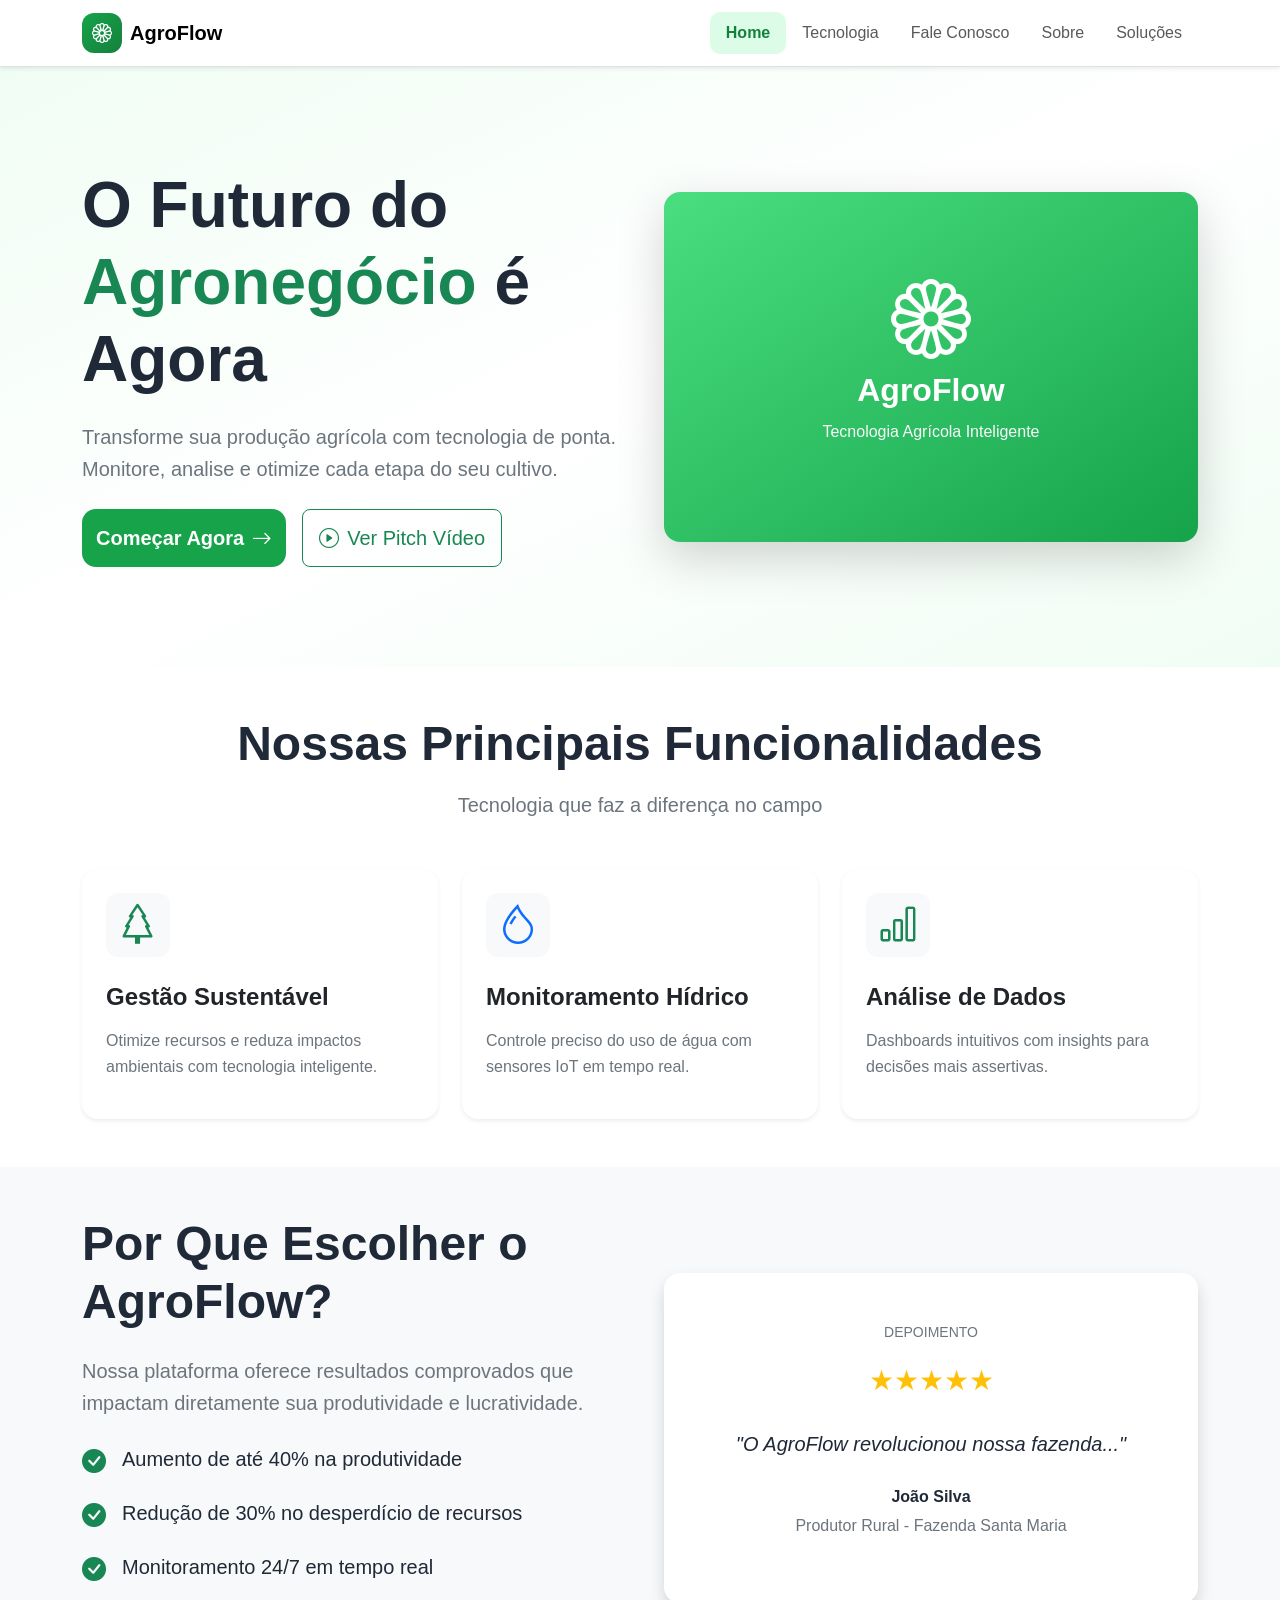
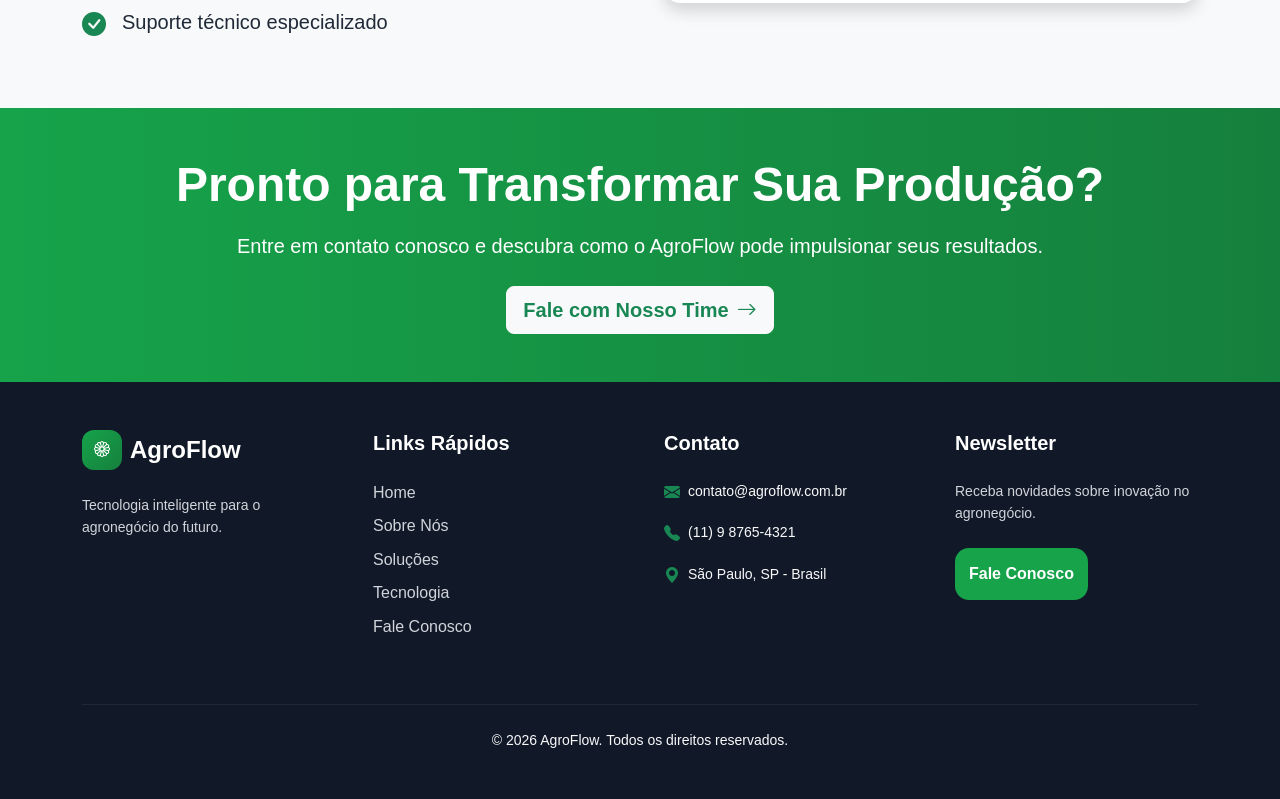
<file: index.html>
<!DOCTYPE html>
<html lang="pt-BR">
<head>
  <meta charset="UTF-8">
  <meta name="viewport" content="width=device-width, initial-scale=1.0">
  <title>AgroFlow</title>
  <link href="https://cdn.jsdelivr.net/npm/bootstrap@5.3.3/dist/css/bootstrap.min.css" rel="stylesheet">
  <link rel="stylesheet" href="https://cdn.jsdelivr.net/npm/bootstrap-icons@1.11.3/font/bootstrap-icons.min.css">
  <link rel="stylesheet" href="css/style.css">
</head>
<body>
  <div id="header"></div>
  <section class="hero-section">
    <div class="container">
      <div class="row align-items-center g-5">
        <div class="col-lg-6">
          <h1 class="display-3 fw-bold mb-4">
            O Futuro do
            <span class="text-success">Agronegócio</span>
            é Agora
          </h1>
          <p class="lead text-secondary mb-4">
            Transforme sua produção agrícola com tecnologia de ponta.
            Monitore, analise e otimize cada etapa do seu cultivo.
          </p>
          <div class="d-flex flex-column flex-sm-row gap-3">
            <a href="screens/contato.html"
              class="btn btn-success btn-lg d-flex align-items-center justify-content-center gap-2">
              Começar Agora
              <i class="bi bi-arrow-right"></i>
            </a>
            <a href="https://youtu.be/H3lj8vFA9tQ" target="_blank"
              class="btn btn-outline-success btn-lg d-flex align-items-center justify-content-center gap-2">
              <i class="bi bi-play-circle"></i>
              Ver Pitch Vídeo
            </a>
          </div>
        </div>
        <div class="col-lg-6">
          <div class="hero-card rounded-4 shadow-lg d-flex align-items-center justify-content-center text-center text-white p-5">
            <div>
              <i class="bi bi-flower1 display-1 mb-4"></i>
              <h2 class="fw-bold">AgroFlow</h2>
              <p class="text-light">Tecnologia Agrícola Inteligente</p>
            </div>
          </div>
        </div>
      </div>
    </div>
  </section>
  <section class="py-5 bg-white">
    <div class="container">
      <div class="text-center mb-5">
        <h2 class="display-5 fw-bold mb-3">Nossas Principais Funcionalidades</h2>
        <p class="lead text-secondary">Tecnologia que faz a diferença no campo</p>
      </div>
      <div class="row g-4" id="featuresContainer"></div>
    </div>
  </section>
  <section class="py-5 bg-light">
    <div class="container">
      <div class="row align-items-center g-5">
        <div class="col-lg-6">
          <h2 class="display-5 fw-bold mb-4">
            Por Que Escolher o AgroFlow?
          </h2>
          <p class="lead text-secondary mb-4">
            Nossa plataforma oferece resultados comprovados que impactam diretamente sua produtividade e lucratividade.
          </p>
          <ul class="list-unstyled" id="benefitsList"></ul>
        </div>
        <div class="col-lg-6">
          <div class="bg-white p-5 rounded-4 shadow">
            <div class="text-center mb-4">
              <p class="small text-uppercase text-secondary">Depoimento</p>
              <div class="mb-3 text-warning fs-3">★★★★★</div>
            </div>
            <blockquote class="fs-5 text-center fst-italic mb-4">
              "O AgroFlow revolucionou nossa fazenda..."
            </blockquote>
            <p class="text-center fw-bold mb-1">João Silva</p>
            <p class="text-center text-secondary">Produtor Rural - Fazenda Santa Maria</p>
          </div>
        </div>
      </div>
    </div>
  </section>
  <section class="cta-section py-5 text-white">
    <div class="container text-center">
      <h2 class="display-5 fw-bold mb-3">
        Pronto para Transformar Sua Produção?
      </h2>
      <p class="lead mb-4">
        Entre em contato conosco e descubra como o AgroFlow pode impulsionar seus resultados.
      </p>
      <a href="screens/contato.html"
        class="btn btn-light btn-lg text-success fw-bold d-inline-flex align-items-center gap-2">
        Fale com Nosso Time
        <i class="bi bi-arrow-right"></i>
      </a>
    </div>
  </section>
  <div id="footer"></div>
  <script src="js/index.js"></script>
  <script src="https://cdn.jsdelivr.net/npm/bootstrap@5.3.3/dist/js/bootstrap.bundle.min.js"></script>
  <script src="js/components.js"></script>
</body>
</html>
</file>
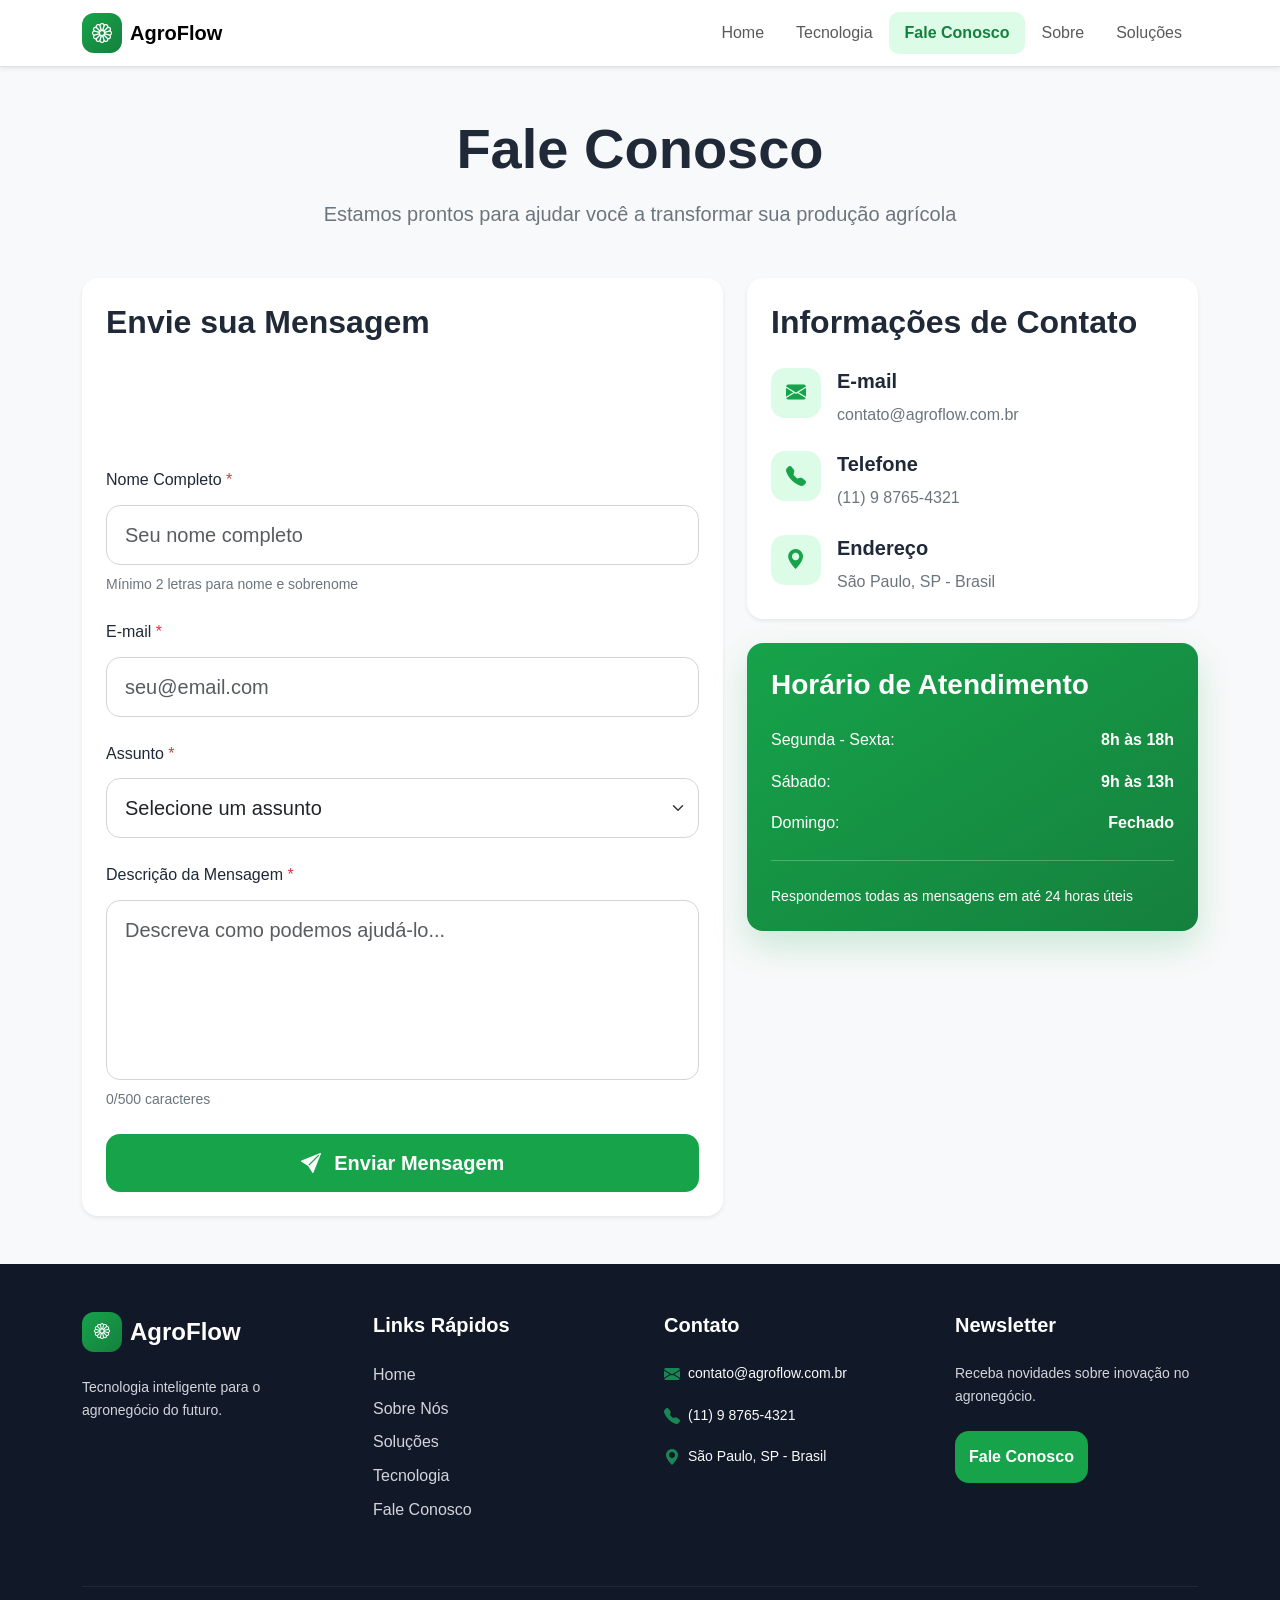
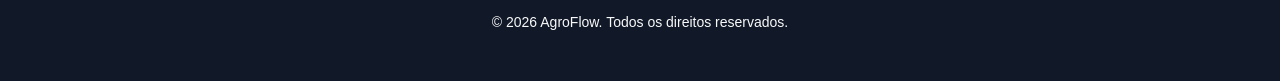
<file: screens/contato.html>
<!DOCTYPE html>
<html lang="pt-BR">
<head>
    <meta charset="UTF-8">
    <meta name="viewport" content="width=device-width, initial-scale=1.0">
    <title>Contato - AgroFlow</title>
    <link href="https://cdn.jsdelivr.net/npm/bootstrap@5.3.3/dist/css/bootstrap.min.css" rel="stylesheet">
    <link rel="stylesheet" href="https://cdn.jsdelivr.net/npm/bootstrap-icons@1.11.3/font/bootstrap-icons.min.css">
    <link rel="stylesheet" href="../css/style.css">
</head>
<body>
    <div id="header"></div>
    <main class="py-5 bg-light">
        <div class="container">
            <div class="text-center mb-5">
                <h1 class="display-4 fw-bold mb-3">
                    Fale Conosco
                </h1>
                <p class="lead text-secondary">
                    Estamos prontos para ajudar você a transformar sua produção agrícola
                </p>
            </div>
            <div class="row g-4">
                <div class="col-lg-7">
                    <div class="bg-white p-4 rounded-4 shadow-sm">
                        <h2 class="fw-bold mb-4">
                            Envie sua Mensagem
                        </h2>
                        <div id="successMessage" class="alert alert-success alert-dismissible fade hide" role="alert">
                            <i class="bi bi-check-circle-fill me-2"></i>
                            <strong>Sucesso!</strong> Sua mensagem foi enviada com sucesso. Entraremos em contato em
                            breve.
                            <button type="button" class="btn-close" data-bs-dismiss="alert" aria-label="Close"></button>
                        </div>
                        <form id="contactForm" novalidate>
                            <div class="mb-4">
                                <label for="nome" class="form-label">
                                    Nome Completo <span class="text-danger">*</span>
                                </label>
                                <input type="text" id="nome" class="form-control form-control-lg"
                                    placeholder="Seu nome completo" required>
                                <small id="nomeError" class="text-danger d-block mt-2" style="display: none;"></small>
                                <small class="text-secondary d-block mt-1">Mínimo 2 letras para nome e sobrenome</small>
                            </div>
                            <div class="mb-4">
                                <label for="email" class="form-label">
                                    E-mail <span class="text-danger">*</span>
                                </label>
                                <input type="email" id="email" class="form-control form-control-lg"
                                    placeholder="seu@email.com" required>
                                <small id="emailError" class="text-danger d-block mt-2" style="display: none;"></small>
                            </div>
                            <div class="mb-4">
                                <label for="assunto" class="form-label">
                                    Assunto <span class="text-danger">*</span>
                                </label>
                                <select id="assunto" class="form-select form-select-lg" required>
                                    <option value="">
                                        Selecione um assunto
                                    </option>
                                    <option>
                                        Demonstração do Produto
                                    </option>
                                    <option>
                                        Suporte Técnico
                                    </option>
                                    <option>
                                        Parceria Comercial
                                    </option>
                                    <option>
                                        Dúvidas Gerais
                                    </option>
                                    <option>
                                        Outros
                                    </option>
                                </select>
                                <small id="assuntoError" class="text-danger d-block mt-2"
                                    style="display: none;"></small>
                            </div>
                            <div class="mb-4">
                                <label for="mensagem" class="form-label">
                                    Descrição da Mensagem <span class="text-danger">*</span>
                                </label>
                                <textarea id="mensagem" rows="5" class="form-control form-control-lg"
                                    placeholder="Descreva como podemos ajudá-lo..." required maxlength="500"></textarea>
                                <div class="d-flex justify-content-between mt-2">
                                    <small id="mensagemError" class="text-danger" style="display: none;"></small>
                                    <small class="text-secondary"><span id="charCount">0</span>/500 caracteres</small>
                                </div>
                            </div>
                            <button type="submit" class="btn btn-success btn-lg w-100">
                                <i class="bi bi-send-fill me-2"></i>
                                Enviar Mensagem
                            </button>
                        </form>
                    </div>
                </div>
                <div class="col-lg-5">
                    <div class="bg-white p-4 rounded-4 shadow-sm mb-4">
                        <h2 class="fw-bold mb-4">
                            Informações de Contato
                        </h2>
                        <div class="d-flex gap-3 mb-4">
                            <div class="contact-icon">
                                <i class="bi bi-envelope-fill"></i>
                            </div>
                            <div>
                                <h5 class="fw-bold">
                                    E-mail
                                </h5>
                                <p class="text-secondary mb-0">
                                    contato@agroflow.com.br
                                </p>
                            </div>
                        </div>
                        <div class="d-flex gap-3 mb-4">
                            <div class="contact-icon">
                                <i class="bi bi-telephone-fill"></i>
                            </div>
                            <div>
                                <h5 class="fw-bold">
                                    Telefone
                                </h5>
                                <p class="text-secondary mb-0">
                                    (11) 9 8765-4321
                                </p>
                            </div>
                        </div>
                        <div class="d-flex gap-3">
                            <div class="contact-icon">
                                <i class="bi bi-geo-alt-fill"></i>
                            </div>
                            <div>
                                <h5 class="fw-bold">
                                    Endereço
                                </h5>
                                <p class="text-secondary mb-0">
                                    São Paulo, SP - Brasil
                                </p>
                            </div>
                        </div>
                    </div>
                    <div class="contact-hours text-white p-4 rounded-4">
                        <h3 class="fw-bold mb-4">
                            Horário de Atendimento
                        </h3>
                        <div class="mb-3 d-flex justify-content-between">
                            <span>
                                Segunda - Sexta:
                            </span>
                            <strong>
                                8h às 18h
                            </strong>
                        </div>
                        <div class="mb-3 d-flex justify-content-between">
                            <span>
                                Sábado:
                            </span>
                            <strong>
                                9h às 13h
                            </strong>
                        </div>
                        <div class="d-flex justify-content-between">
                            <span>
                                Domingo:
                            </span>
                            <strong>
                                Fechado
                            </strong>
                        </div>
                        <hr class="border-light my-4">
                        <p class="mb-0 small">
                            Respondemos todas as mensagens em até 24 horas úteis
                        </p>
                    </div>
                </div>
            </div>
        </div>
    </main>
    <div id="footer"></div>
    <script src="https://cdn.jsdelivr.net/npm/bootstrap@5.3.3/dist/js/bootstrap.bundle.min.js"></script>
    <script src="../js/components.js"></script>
    <script src="../js/contato.js"></script>
</body>
</html>
</file>
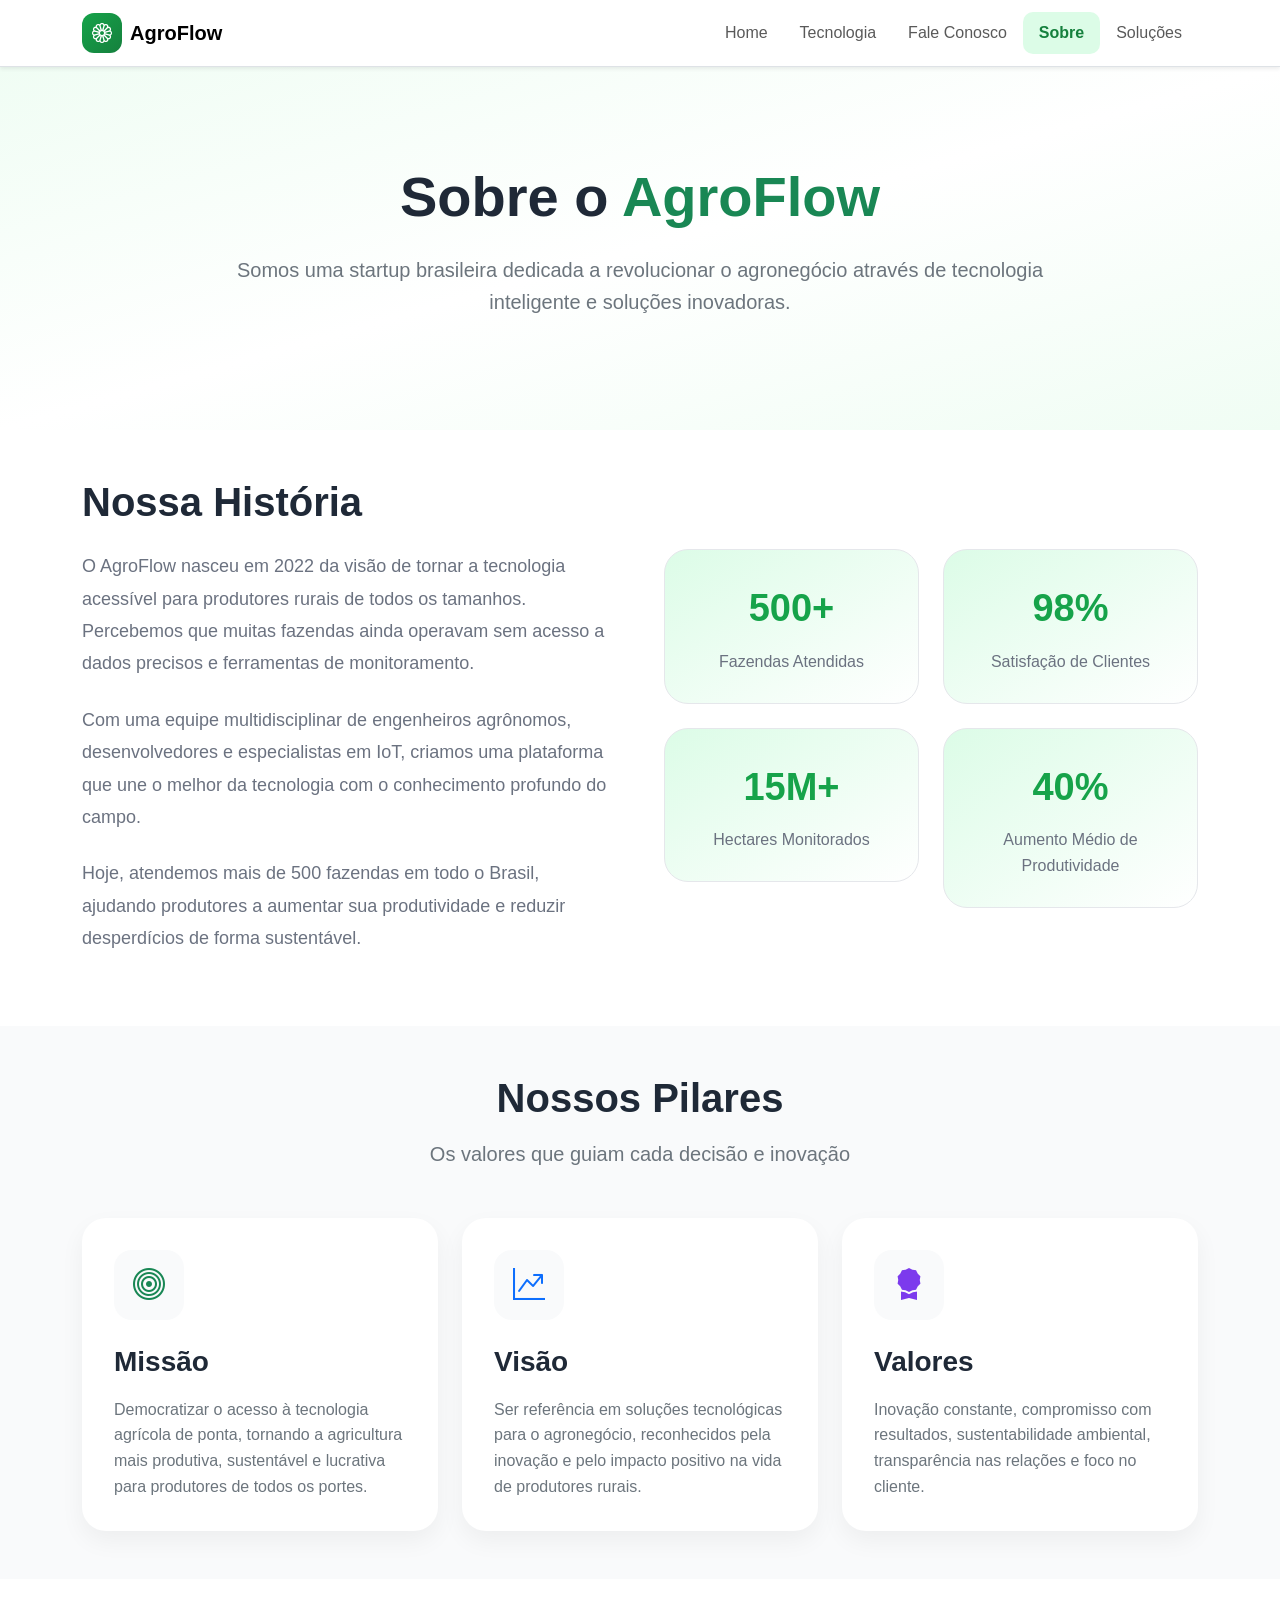
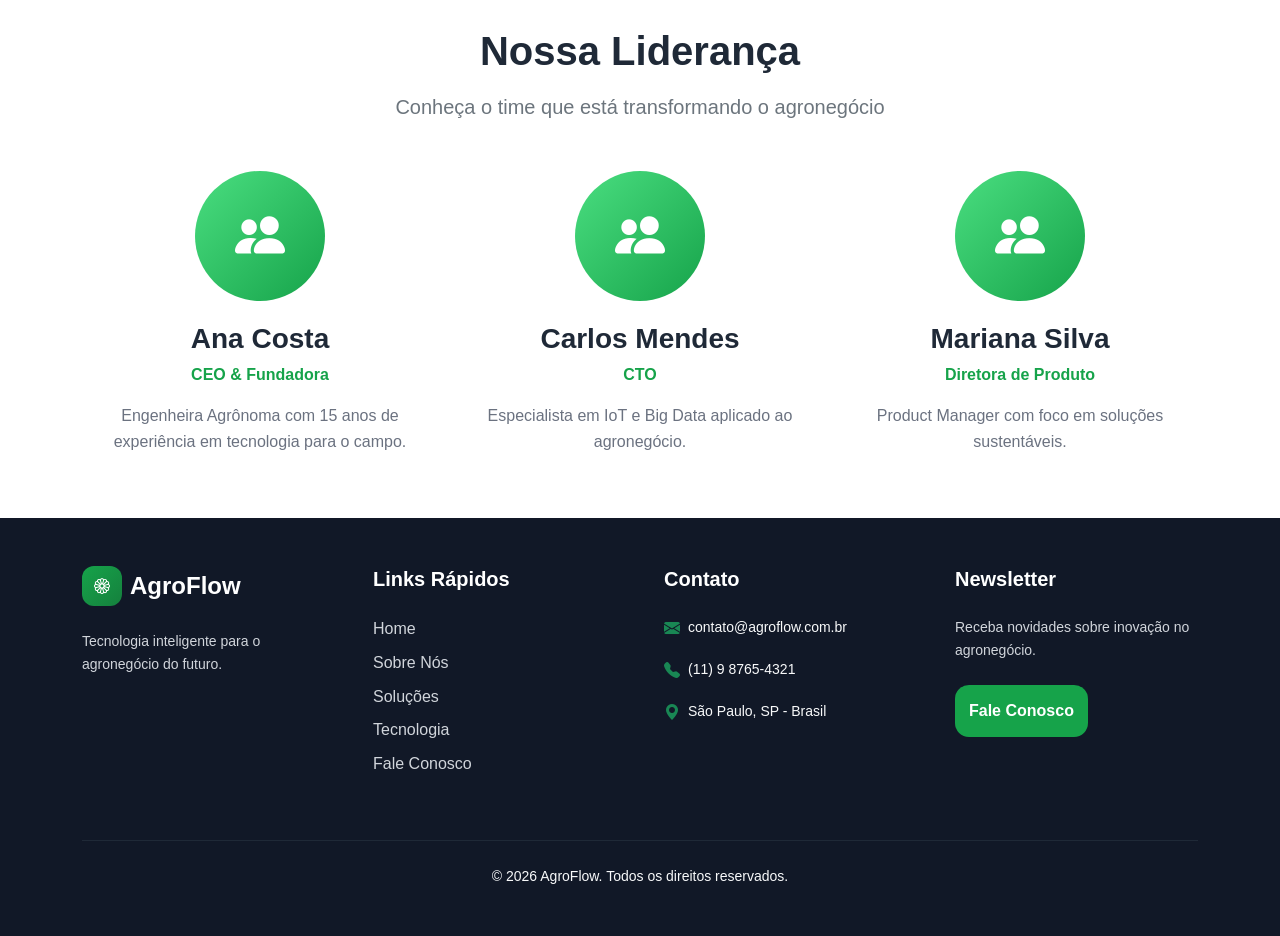
<file: screens/sobre.html>
<!DOCTYPE html>
<html lang="pt-BR">
<head>
    <meta charset="UTF-8">
    <meta name="viewport" content="width=device-width, initial-scale=1.0">
    <title>Sobre | AgroFlow</title>
    <link href="https://cdn.jsdelivr.net/npm/bootstrap@5.3.3/dist/css/bootstrap.min.css" rel="stylesheet">
    <link rel="stylesheet" href="https://cdn.jsdelivr.net/npm/bootstrap-icons@1.11.3/font/bootstrap-icons.min.css">
    <link rel="stylesheet" href="../css/style.css">
    <link rel="stylesheet" href="../css/sobre.css">
</head>
<body>
    <div id="header"></div>
    <main>
        <section class="hero-section py-5">
            <div class="container py-5">
                <div class="text-center">
                    <h1 class="display-4 fw-bold mb-4">
                        Sobre o
                        <span class="text-success">
                            AgroFlow
                        </span>
                    </h1>
                    <p class="lead text-secondary mx-auto hero-text">
                        Somos uma startup brasileira dedicada a revolucionar o agronegócio
                        através de tecnologia inteligente e soluções inovadoras.
                    </p>
                </div>
            </div>
        </section>
        <section class="py-5 bg-white">
            <div class="container">
                <div class="row align-items-center g-5">
                    <div class="col-lg-6">
                        <h2 class="fw-bold display-6 mb-4">
                            Nossa História
                        </h2>
                        <div class="story-text">
                            <p>
                                O AgroFlow nasceu em 2022 da visão de tornar a tecnologia
                                acessível para produtores rurais de todos os tamanhos.
                                Percebemos que muitas fazendas ainda operavam sem acesso a
                                dados precisos e ferramentas de monitoramento.
                            </p>
                            <p>
                                Com uma equipe multidisciplinar de engenheiros agrônomos,
                                desenvolvedores e especialistas em IoT, criamos uma plataforma
                                que une o melhor da tecnologia com o conhecimento profundo do
                                campo.
                            </p>
                            <p>
                                Hoje, atendemos mais de 500 fazendas em todo o Brasil,
                                ajudando produtores a aumentar sua produtividade e reduzir
                                desperdícios de forma sustentável.
                            </p>
                        </div>
                    </div>
                    <div class="col-lg-6">
                        <div class="row g-4" id="statsContainer"></div>
                    </div>
                </div>
            </div>
        </section>
        <section class="py-5 values-section">
            <div class="container">
                <div class="text-center mb-5">
                    <h2 class="fw-bold display-6 mb-3">
                        Nossos Pilares
                    </h2>
                    <p class="lead text-secondary">
                        Os valores que guiam cada decisão e inovação
                    </p>
                </div>
                <div class="row g-4" id="valuesContainer"></div>
            </div>
        </section>
        <section class="py-5 bg-white">
            <div class="container">
                <div class="text-center mb-5">
                    <h2 class="fw-bold display-6 mb-3">
                        Nossa Liderança
                    </h2>
                    <p class="lead text-secondary">
                        Conheça o time que está transformando o agronegócio
                    </p>
                </div>
                <div class="row g-4" id="teamContainer"></div>
            </div>
        </section>
    </main>
    <div id="footer"></div>
    <script src="https://cdn.jsdelivr.net/npm/bootstrap@5.3.3/dist/js/bootstrap.bundle.min.js"></script>
    <script src="../js/components.js"></script>
    <script src="../js/sobre.js"></script>
</body>
</html>
</file>
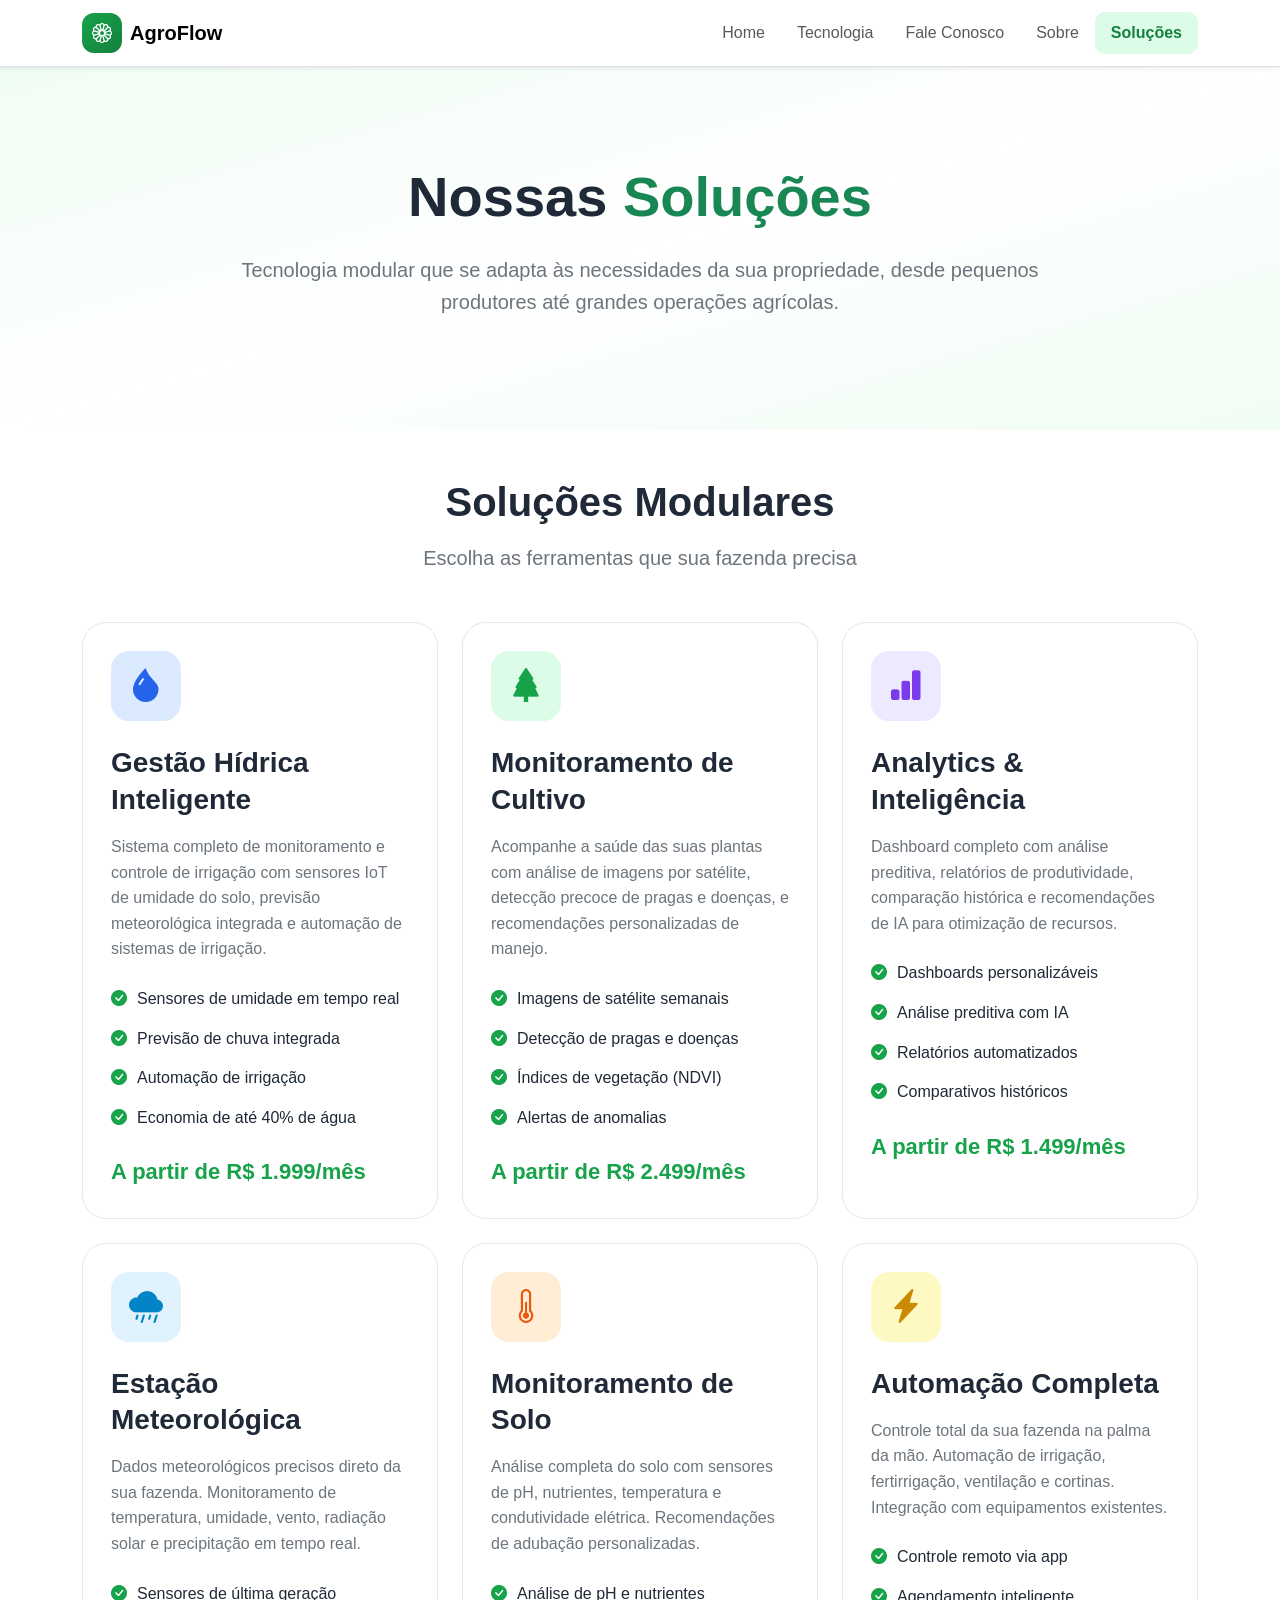
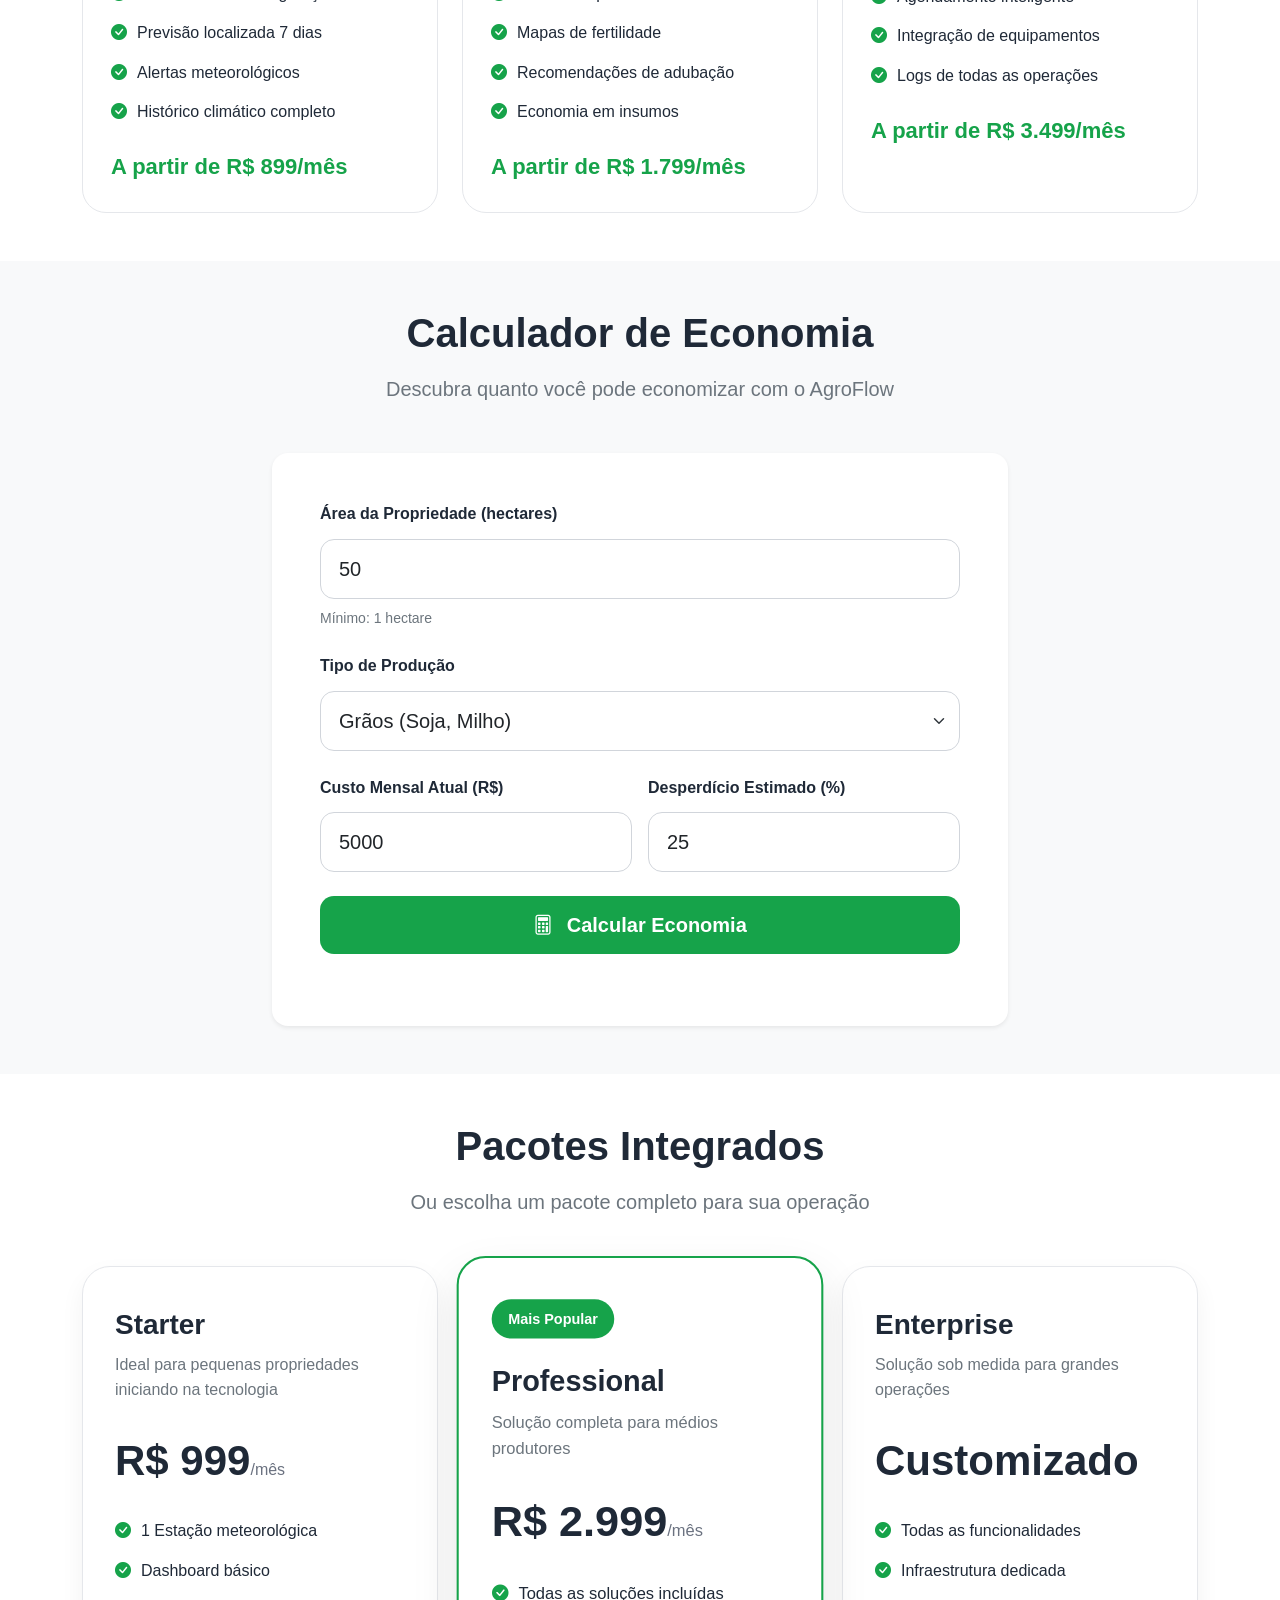
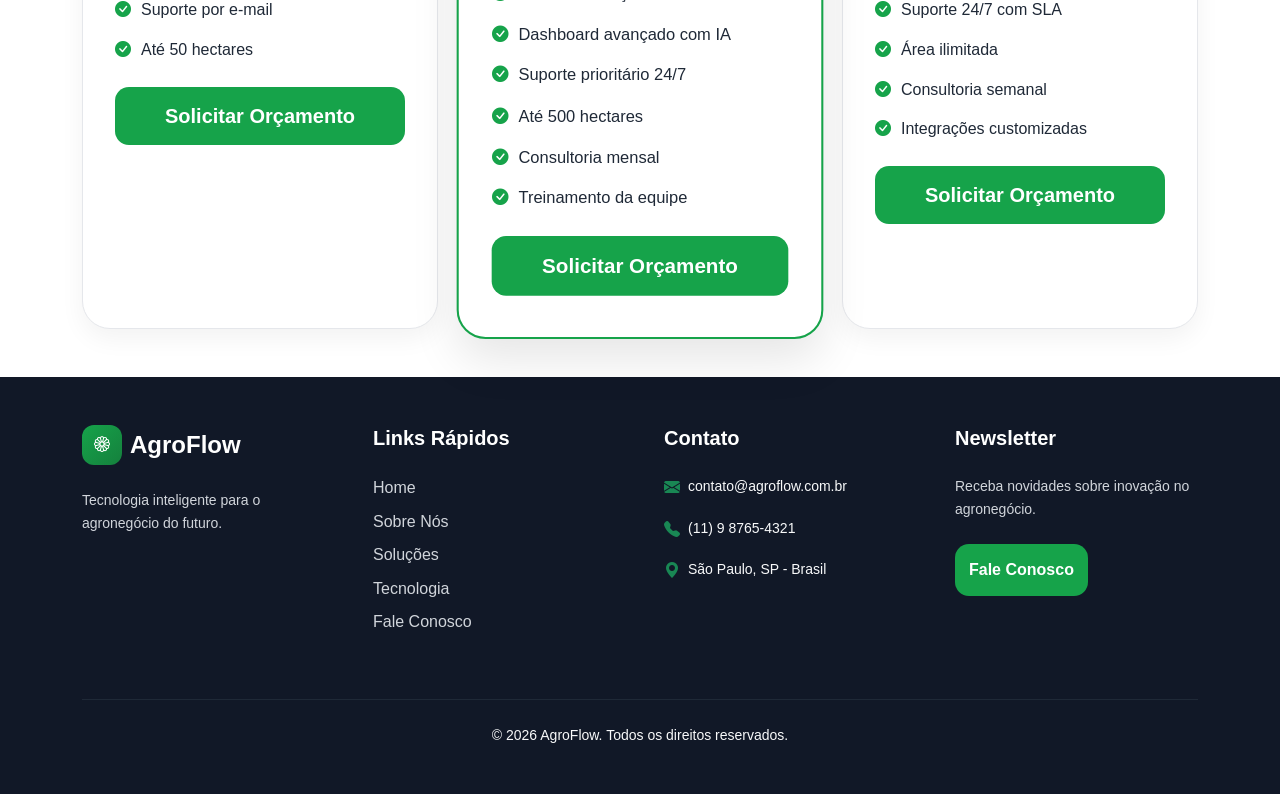
<file: screens/solucoes.html>
<!DOCTYPE html>
<html lang="pt-BR">
<head>
    <meta charset="UTF-8">
    <meta name="viewport" content="width=device-width, initial-scale=1.0">
    <title>Soluções | AgroFlow</title>
    <link href="https://cdn.jsdelivr.net/npm/bootstrap@5.3.3/dist/css/bootstrap.min.css" rel="stylesheet">
    <link rel="stylesheet" href="https://cdn.jsdelivr.net/npm/bootstrap-icons@1.11.3/font/bootstrap-icons.min.css">
    <link rel="stylesheet" href="../css/style.css">
    <link rel="stylesheet" href="../css/solucoes.css">
</head>
<body>
    <div id="header"></div>
    <main>
        <section class="hero-section py-5">
            <div class="container py-5 text-center">
                <h1 class="display-4 fw-bold mb-4">
                    Nossas
                    <span class="text-success">
                        Soluções
                    </span>
                </h1>
                <p class="lead text-secondary mx-auto hero-text">
                    Tecnologia modular que se adapta às necessidades da sua propriedade,
                    desde pequenos produtores até grandes operações agrícolas.
                </p>
            </div>
        </section>
        <section class="py-5 bg-white">
            <div class="container">
                <div class="text-center mb-5">
                    <h2 class="fw-bold display-6 mb-3">
                        Soluções Modulares
                    </h2>
                    <p class="lead text-secondary">
                        Escolha as ferramentas que sua fazenda precisa
                    </p>
                </div>
                <div class="row g-4" id="solutionsContainer"></div>
            </div>
        </section>
        <section class="py-5 bg-light">
            <div class="container">
                <div class="text-center mb-5">
                    <h2 class="fw-bold display-6 mb-3">
                        Calculador de Economia
                    </h2>
                    <p class="lead text-secondary">
                        Descubra quanto você pode economizar com o AgroFlow
                    </p>
                </div>
                <div class="row justify-content-center">
                    <div class="col-lg-8">
                        <div class="bg-white p-5 rounded-4 shadow-sm">
                            <div class="mb-4">
                                <label for="areaHectares" class="form-label fw-bold">
                                    Área da Propriedade (hectares)
                                </label>
                                <input type="number" id="areaHectares" class="form-control form-control-lg"
                                    placeholder="Digite a área em hectares" min="1" value="50">
                                <small class="text-secondary d-block mt-2">Mínimo: 1 hectare</small>
                            </div>
                            <div class="mb-4">
                                <label for="tipoProducao" class="form-label fw-bold">
                                    Tipo de Produção
                                </label>
                                <select id="tipoProducao" class="form-select form-select-lg">
                                    <option value="grãos">Grãos (Soja, Milho)</option>
                                    <option value="frutas">Frutas e Hortaliças</option>
                                    <option value="cana">Cana-de-Açúcar</option>
                                    <option value="pecuaria">Pecuária</option>
                                </select>
                            </div>
                            <div class="row g-3 mb-4">
                                <div class="col-md-6">
                                    <label for="custoMensal" class="form-label fw-bold">
                                        Custo Mensal Atual (R$)
                                    </label>
                                    <input type="number" id="custoMensal" class="form-control form-control-lg"
                                        placeholder="0,00" min="0" value="5000">
                                </div>
                                <div class="col-md-6">
                                    <label for="desperdicio" class="form-label fw-bold">
                                        Desperdício Estimado (%)
                                    </label>
                                    <input type="number" id="desperdicio" class="form-control form-control-lg"
                                        placeholder="0" min="0" max="100" value="25">
                                </div>
                            </div>
                            <button type="button" id="calcularBtn" class="btn btn-success btn-lg w-100 mb-4">
                                <i class="bi bi-calculator me-2"></i>
                                Calcular Economia
                            </button>
                            <div id="resultadoContainer" style="display: none;">
                                <div class="alert alert-success alert-dismissible fade show" role="alert">
                                    <h5 class="fw-bold mb-3">
                                        <i class="bi bi-check-circle-fill me-2"></i>
                                        Resultado da Simulação
                                    </h5>
                                    <div class="row g-3">
                                        <div class="col-md-6">
                                            <div class="bg-white p-3 rounded-3">
                                                <small class="text-secondary d-block mb-2">Desperdício Atual (Mensal)</small>
                                                <h4 class="text-danger fw-bold" id="desperdícioAtual">R$ 0,00</h4>
                                            </div>
                                        </div>
                                        <div class="col-md-6">
                                            <div class="bg-white p-3 rounded-3">
                                                <small class="text-secondary d-block mb-2">Com AgroFlow (Mensal)</small>
                                                <h4 class="text-success fw-bold" id="desperdícioReduzido">R$ 0,00</h4>
                                            </div>
                                        </div>
                                    </div>
                                    <hr class="my-3">
                                    <div class="bg-white p-3 rounded-3">
                                        <small class="text-secondary d-block mb-2">Economia Mensal</small>
                                        <h3 class="text-success fw-bold mb-2" id="economiaTotal">R$ 0,00</h3>
                                        <small class="text-secondary d-block">Economia Anual: <strong id="economiaAnual">R$ 0,00</strong></small>
                                    </div>
                                    <button type="button" class="btn-close" data-bs-dismiss="alert" aria-label="Close"></button>
                                </div>
                            </div>
                        </div>
                    </div>
                </div>
            </div>
        </section>
        <section class="py-5 bg-white">
            <div class="container">
                <div class="text-center mb-5">
                    <h2 class="fw-bold display-6 mb-3">
                        Pacotes Integrados
                    </h2>
                    <p class="lead text-secondary">
                        Ou escolha um pacote completo para sua operação
                    </p>
                </div>
                <div class="row g-4" id="packagesContainer"></div>
            </div>
        </section>
    </main>
    <div id="footer"></div>
    <script src="https://cdn.jsdelivr.net/npm/bootstrap@5.3.3/dist/js/bootstrap.bundle.min.js"></script>
    <script src="../js/components.js"></script>
    <script src="../js/solucoes.js"></script>
    <script src="../js/calculador.js"></script>
</body>
</html>
</file>
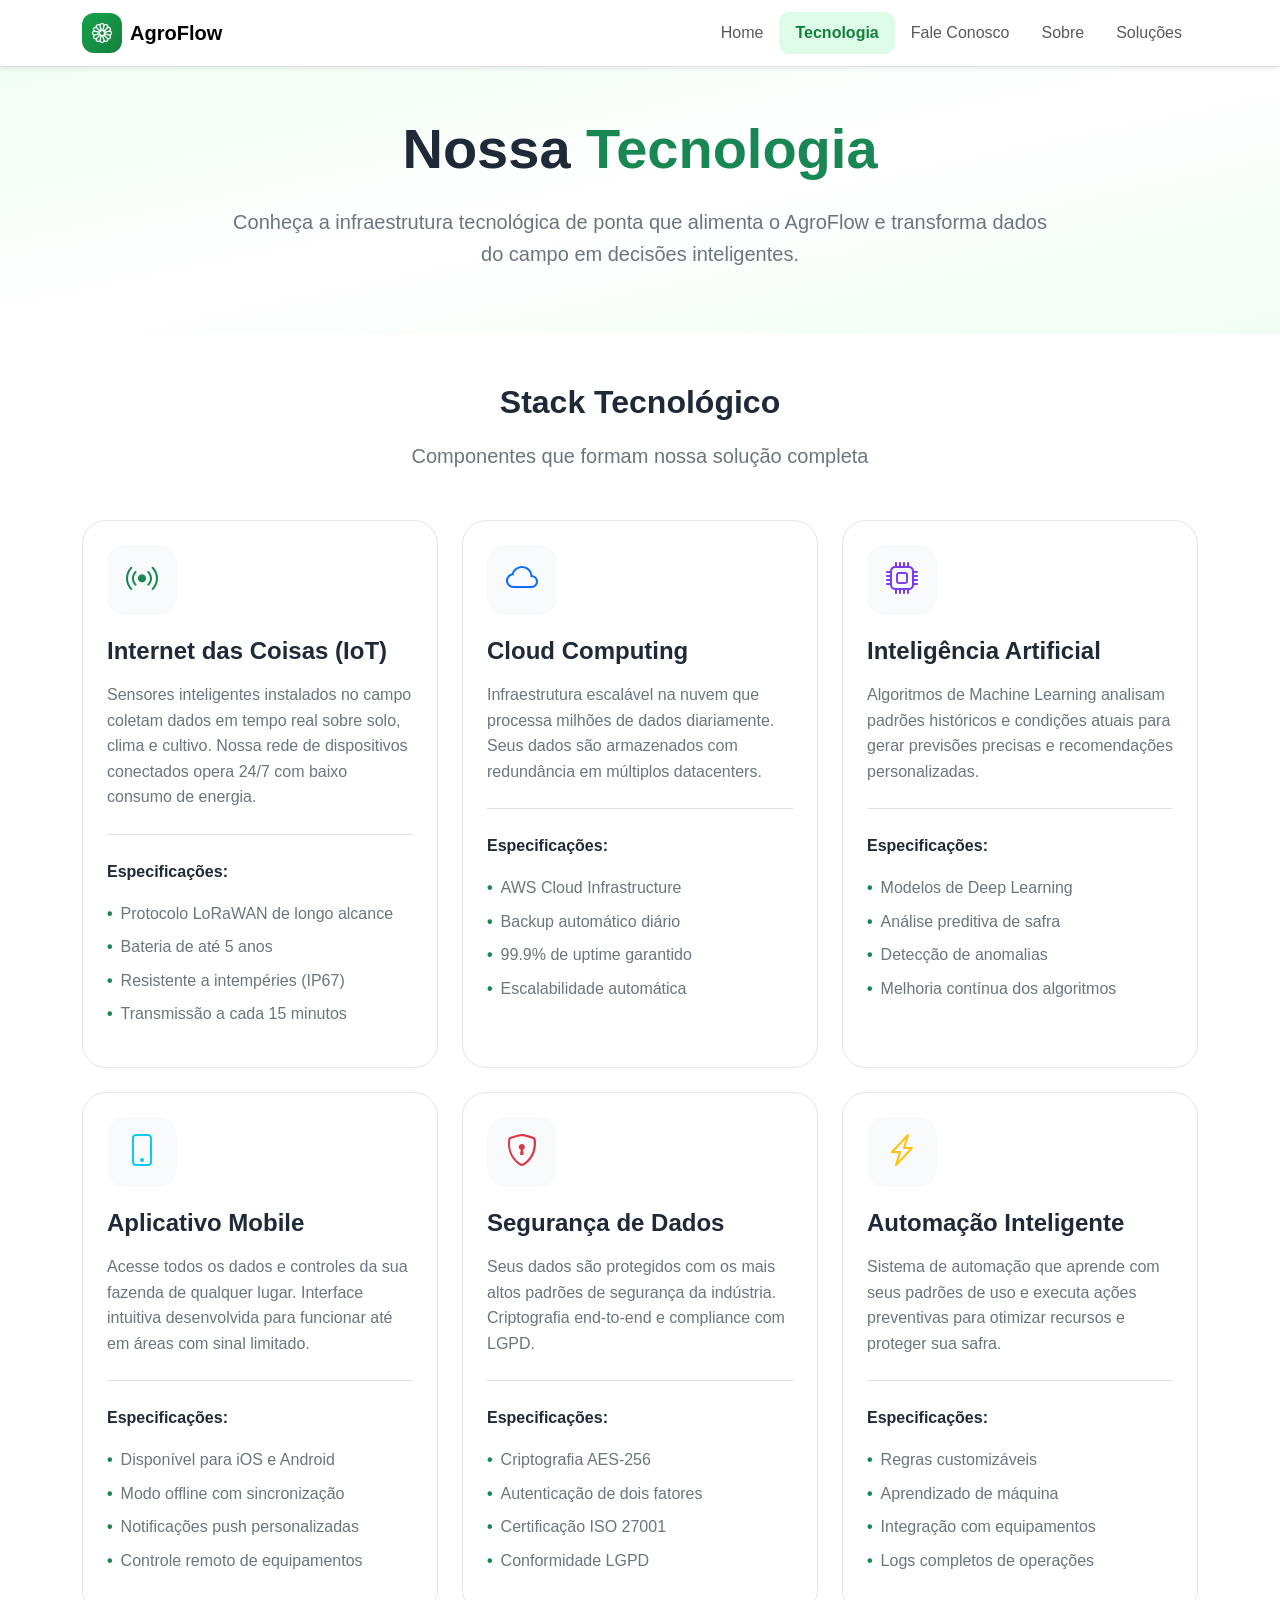
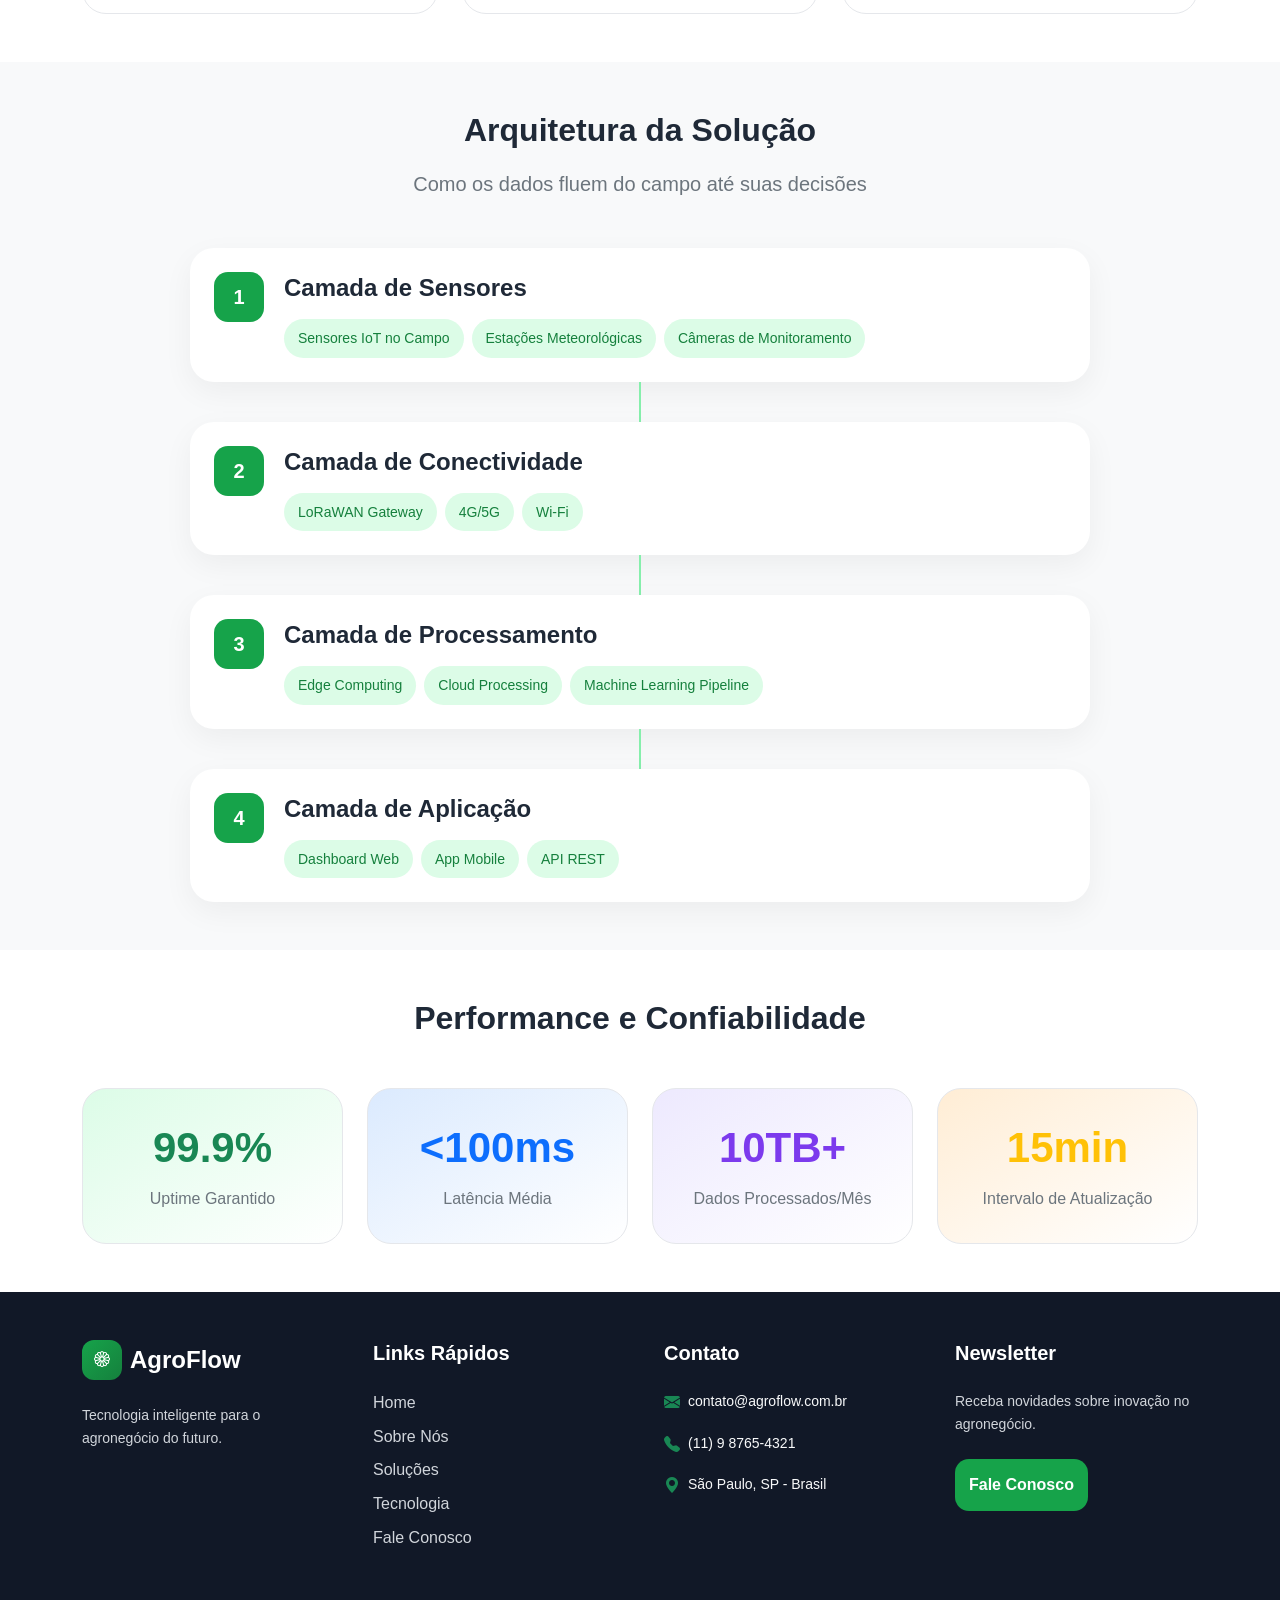
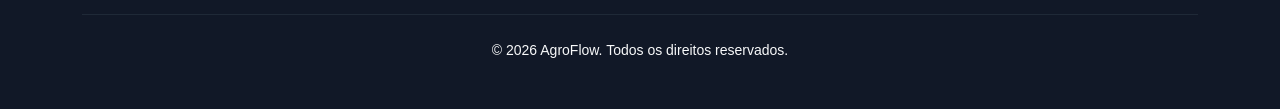
<file: screens/tecnologia.html>
<!DOCTYPE html>
<html lang="pt-BR">
<head>
  <meta charset="UTF-8">
  <meta name="viewport" content="width=device-width, initial-scale=1.0">
  <title>Tecnologia | AgroFlow</title>
  <link href="https://cdn.jsdelivr.net/npm/bootstrap@5.3.3/dist/css/bootstrap.min.css" rel="stylesheet">
  <link rel="stylesheet" href="https://cdn.jsdelivr.net/npm/bootstrap-icons@1.11.3/font/bootstrap-icons.min.css">
  <link rel="stylesheet" href="../css/style.css">
</head>
<body>
  <div id="header"></div>
  <main>
    <section class="hero-section py-5">
      <div class="container">
        <div class="row justify-content-center">
          <div class="col-lg-9 text-center">
            <h1 class="display-4 fw-bold mb-4">
              Nossa
              <span class="text-success">
                Tecnologia
              </span>
            </h1>
            <p class="lead text-secondary">
              Conheça a infraestrutura tecnológica de ponta que alimenta o AgroFlow
              e transforma dados do campo em decisões inteligentes.
            </p>
          </div>
        </div>
      </div>
    </section>
    <section class="py-5 bg-white">
      <div class="container">
        <div class="text-center mb-5">
          <h2 class="fw-bold mb-3">
            Stack Tecnológico
          </h2>
          <p class="text-secondary fs-5">
            Componentes que formam nossa solução completa
          </p>
        </div>
        <div class="row g-4" id="technologiesContainer"></div>
      </div>
    </section>
    <section class="py-5 bg-light">
      <div class="container">
        <div class="text-center mb-5">
          <h2 class="fw-bold mb-3">
            Arquitetura da Solução
          </h2>
          <p class="text-secondary fs-5">
            Como os dados fluem do campo até suas decisões
          </p>
        </div>
        <div class="architecture-wrapper" id="architectureContainer"></div>
      </div>
    </section>
    <section class="py-5 bg-white">
      <div class="container">
        <div class="text-center mb-5">
          <h2 class="fw-bold">
            Performance e Confiabilidade
          </h2>
        </div>
        <div class="row g-4">
          <div class="col-md-6 col-lg-3">
            <div class="performance-card performance-green">
              <h2 class="fw-bold text-success">
                99.9%
              </h2>
              <p class="text-secondary mb-0">
                Uptime Garantido
              </p>
            </div>
          </div>
          <div class="col-md-6 col-lg-3">
            <div class="performance-card performance-blue">
              <h2 class="fw-bold text-primary">
                &lt;100ms
              </h2>
              <p class="text-secondary mb-0">
                Latência Média
              </p>
            </div>
          </div>
          <div class="col-md-6 col-lg-3">
            <div class="performance-card performance-purple">
              <h2 class="fw-bold text-purple-custom">
                10TB+
              </h2>
              <p class="text-secondary mb-0">
                Dados Processados/Mês
              </p>
            </div>
          </div>
          <div class="col-md-6 col-lg-3">
            <div class="performance-card performance-orange">
              <h2 class="fw-bold text-warning">
                15min
              </h2>
              <p class="text-secondary mb-0">
                Intervalo de Atualização
              </p>
            </div>
          </div>
        </div>
      </div>
    </section>
  </main>
  <div id="footer"></div>
  <script src="https://cdn.jsdelivr.net/npm/bootstrap@5.3.3/dist/js/bootstrap.bundle.min.js"></script>
  <script src="../js/components.js"></script>
  <script src="../js/tecnologia.js"></script>
</body>
</html>
</file>
<file: css/style.css>
* {
  margin: 0;
  padding: 0;
  box-sizing: border-box;
}
.hero-section {
  background: linear-gradient(to bottom right,
      #f0fdf4,
      #ffffff,
      #f0fdf4);
  padding: 100px 0;
}
.hero-card {
  background: linear-gradient(to bottom right,
      #4ade80,
      #16a34a);
  min-height: 350px;
}
.cta-section {
  background: linear-gradient(to right,
      #16a34a,
      #15803d);
}
.feature-card {
  transition: 0.3s;
  border-radius: 16px;
}
.feature-card:hover {
  transform: translateY(-5px);
  box-shadow: 0 10px 25px rgba(0,
      0,
      0,
      0.1);
}
.icon-box {
  width: 64px;
  height: 64px;
  background-color: #f8f9fa;
  border-radius: 12px;
}
.logo-icon {
  width: 40px;
  height: 40px;
  background: linear-gradient(to bottom right,
      #16a34a,
      #15803d);
  border-radius: 12px;
  display: flex;
  align-items: center;
  justify-content: center;
}
.nav-link {
  border-radius: 10px;
  padding: 8px 16px !important;
  transition: 0.3s;
}
.nav-link:hover {
  background-color: #f3f4f6;
}
.nav-link.active {
  background-color: #dcfce7;
  color: #15803d !important;
  font-weight: 600;
}
.footer-section {
  background-color: #111827;
}
.text-footer {
  color: #d1d5db;
}
.text-purple-custom {
  color: #7c3aed;
}
.footer-link {
  color: #d1d5db;
  text-decoration: none;
  transition: 0.3s;
}
.footer-link:hover {
  color: #4ade80;
}
.footer-link.disabled {
  opacity: 0.55;
  pointer-events: none;
}
.footer-bottom {
  border-top: 1px solid #1f2937;
}
.tech-card {
  background-color: white;
  border-radius: 24px;
  padding: 24px;
  border: 1px solid #e5e7eb;
  transition: 0.3s;
  height: 100%;
}
.tech-card:hover {
  transform: translateY(-8px);
  box-shadow: 0 20px 40px rgba(0,
      0,
      0,
      0.08);
}
.icon-tech {
  width: 70px;
  height: 70px;
  background-color: #f9fafb;
  border-radius: 18px;
  display: flex;
  align-items: center;
  justify-content: center;
  font-size: 32px;
  margin-bottom: 20px;
}
.architecture-wrapper {
  max-width: 900px;
  margin: auto;
}
.architecture-card {
  background-color: white;
  border-radius: 24px;
  padding: 24px;
  display: flex;
  gap: 20px;
  box-shadow: 0 10px 30px rgba(0,
      0,
      0,
      0.05);
}
.architecture-number {
  width: 50px;
  height: 50px;
  background-color: #16a34a;
  color: white;
  border-radius: 14px;
  display: flex;
  align-items: center;
  justify-content: center;
  font-size: 20px;
  font-weight: bold;
  flex-shrink: 0;
}
.architecture-tag {
  background-color: #dcfce7;
  color: #15803d;
  padding: 8px 14px;
  border-radius: 999px;
  font-size: 14px;
  font-weight: 500;
}
.architecture-line {
  width: 2px;
  height: 40px;
  background-color: #86efac;
  margin: auto;
}
.performance-card {
  border-radius: 24px;
  padding: 32px;
  border: 1px solid #e5e7eb;
  text-align: center;
  transition: 0.3s;
}
.performance-card:hover {
  transform: translateY(-5px);
  box-shadow: 0 15px 30px rgba(0,
      0,
      0,
      0.08);
}
.performance-card h2 {
  font-size: 42px;
  margin-bottom: 10px;
}
.performance-green {
  background: linear-gradient(to bottom right,
      #dcfce7,
      white);
}
.performance-blue {
  background: linear-gradient(to bottom right,
      #dbeafe,
      white);
}
.performance-purple {
  background: linear-gradient(to bottom right,
      #ede9fe,
      white);
}
.performance-orange {
  background: linear-gradient(to bottom right,
      #ffedd5,
      white);
}
.contact-icon {
  width: 50px;
  height: 50px;
  background-color: #dcfce7;
  color: #16a34a;
  border-radius: 14px;
  display: flex;
  align-items: center;
  justify-content: center;
  font-size: 20px;
  flex-shrink: 0;
}
.contact-hours {
  background: linear-gradient(to bottom right, #16a34a, #15803d);
  box-shadow: 0 15px 35px rgba(22, 163, 74, 0.2);
}
.form-control,
.form-select {
  border-radius: 14px;
  border: 1px solid #d1d5db;
  padding: 14px 18px;
  transition: 0.3s;
}
.form-control:focus,
.form-select:focus {
  border-color: #16a34a;
  box-shadow: 0 0 0 0.2rem rgba(22, 163, 74, 0.2);
}
textarea.form-control {
  resize: none;
}
.btn-success {
  background-color: #16a34a;
  border: none;
  border-radius: 14px;
  padding: 14px;
  font-weight: 600;
  transition: 0.3s;
}
.btn-success:hover {
  background-color: #15803d;
  transform: translateY(-2px);
}
.form-control.is-valid,
.form-select.is-valid {
  border-color: #16a34a;
  background-image: url("data:image/svg+xml,%3csvg xmlns='http://www.w3.org/2000/svg' viewBox='0 0 8 8'%3e%3cpath fill='%2316a34a' d='M2.3 6.73L.6 4.53c-.4-1.04.46-1.4 1.1-.8l1.1 1.4 3.4-3.8c.6-.63 1.6-.27 1.2.7l-4 4.6c-.43.5-.8.4-1.1.1z'/%3e%3c/svg%3e");
  background-repeat: no-repeat;
  background-position: right calc(0.375em + 0.1875rem) center;
  background-size: calc(0.75em + 0.375rem) calc(0.75em + 0.375rem);
  padding-right: calc(1.5em + 0.75rem);
}
.form-control.is-invalid,
.form-select.is-invalid {
  border-color: #dc2626;
  background-image: url("data:image/svg+xml,%3csvg xmlns='http://www.w3.org/2000/svg' width='12' height='12' fill='none' stroke='%23dc2626' viewBox='0 0 12 12'%3e%3ccircle cx='6' cy='6' r='4.5'/%3e%3cpath stroke-linejoin='round' d='M5.8 3.6h.4L6 6.5h-.6z'/%3e%3ccircle cx='6' cy='8.2' r='.6' fill='%23dc2626' stroke='none'/%3e%3c/svg%3e");
  background-repeat: no-repeat;
  background-position: right calc(0.375em + 0.1875rem) center;
  background-size: calc(0.75em + 0.375rem) calc(0.75em + 0.375rem);
  padding-right: calc(1.5em + 0.75rem);
}
.form-control:disabled,
.form-select:disabled {
  background-color: #f3f4f6;
  opacity: 0.7;
  cursor: not-allowed;
}
.form-label {
  font-weight: 500;
  color: #1f2937;
  margin-bottom: 0.75rem;
}
small.text-secondary {
  font-size: 0.875rem;
  color: #6b7280;
}
small.text-danger {
  font-size: 0.875rem;
}
body {
  font-family: -apple-system, BlinkMacSystemFont, "Segoe UI", Roboto, "Helvetica Neue", Arial, sans-serif;
  line-height: 1.6;
  color: #1f2937;
}
h1, h2, h3, h4, h5, h6 {
  line-height: 1.3;
  font-weight: 600;
}
a {
  transition: color 0.2s ease, text-decoration 0.2s ease;
}
a:focus {
  outline: 2px solid #16a34a;
  outline-offset: 2px;
}
button:focus,
input:focus,
select:focus,
textarea:focus {
  outline: 2px solid #16a34a;
  outline-offset: 2px;
}
@media (max-width: 768px) {
  .hero-section {
    padding: 60px 0;
  }
  .display-4 {
    font-size: 2rem;
  }
  .display-5 {
    font-size: 1.75rem;
  }
  .display-6 {
    font-size: 1.5rem;
  }
  .form-control-lg,
  .form-select-lg {
    padding: 0.75rem 1rem;
    font-size: 1rem;
  }
  .btn-lg {
    padding: 0.75rem 1.5rem;
    font-size: 1rem;
  }
}
.alert {
  border-radius: 14px;
  border: none;
  animation: slideDown 0.3s ease-out;
}
@keyframes slideDown {
  from {
    opacity: 0;
    transform: translateY(-10px);
  }
  to {
    opacity: 1;
    transform: translateY(0);
  }
}
.alert.hide {
  animation: slideUp 0.3s ease-out;
}
@keyframes slideUp {
  from {
    opacity: 1;
    transform: translateY(0);
  }
  to {
    opacity: 0;
    transform: translateY(-10px);
  }
}
button {
  cursor: pointer;
  transition: all 0.2s ease;
}
button:active {
  transform: scale(0.98);
}
img {
  max-width: 100%;
  height: auto;
  display: block;
}
nav {
  position: sticky;
  top: 0;
  z-index: 1000;
  box-shadow: 0 2px 4px rgba(0, 0, 0, 0.05);
}
section {
  padding: 60px 0;
}
@media (max-width: 576px) {
  section {
    padding: 40px 0;
  }
}
</file>
<file: css/sobre.css>
.hero-text {
    max-width: 850px;
}
.story-text p {
    font-size: 18px;
    line-height: 1.8;
    color: #6b7280;
    margin-bottom: 24px;
}
.stat-card {
    background: linear-gradient(to bottom right,
            #dcfce7,
            white);
    border: 1px solid #e5e7eb;
    border-radius: 24px;
    padding: 28px;
    text-align: center;
    transition: 0.3s;
}
.stat-card:hover {
    transform: translateY(-5px);
    box-shadow: 0 15px 30px rgba(0,
            0,
            0,
            0.06);
}
.stat-number {
    font-size: 38px;
    font-weight: bold;
    color: #16a34a;
    margin-bottom: 10px;
}
.stat-label {
    color: #6b7280;
}
.values-section {
    background-color: #f9fafb;
}
.value-card {
    background-color: white;
    border-radius: 24px;
    padding: 32px;
    box-shadow: 0 10px 25px rgba(0,
            0,
            0,
            0.05);
    transition: 0.3s;
    height: 100%;
}
.value-card:hover {
    transform: translateY(-6px);
    box-shadow: 0 20px 40px rgba(0,
            0,
            0,
            0.08);
}
.value-icon {
    width: 70px;
    height: 70px;
    background-color: #f9fafb;
    border-radius: 18px;
    display: flex;
    align-items: center;
    justify-content: center;
    font-size: 32px;
    margin-bottom: 24px;
}
.team-card {
    text-align: center;
}
.team-avatar {
    width: 130px;
    height: 130px;
    background: linear-gradient(to bottom right,
            #4ade80,
            #16a34a);
    border-radius: 50%;
    margin: auto;
    display: flex;
    align-items: center;
    justify-content: center;
    font-size: 50px;
    color: white;
    margin-bottom: 20px;
    transition: 0.3s;
}
.team-card:hover .team-avatar {
    transform: scale(1.05);
}
.team-role {
    color: #16a34a;
    font-weight: 600;
}
.team-description {
    color: #6b7280;
}
</file>
<file: css/solucoes.css>
.hero-text {
    max-width: 850px;
}
.solution-card {
    background-color: white;
    border-radius: 24px;
    padding: 28px;
    border: 1px solid #e5e7eb;
    transition: 0.3s;
    height: 100%;
}
.solution-card:hover {
    transform: translateY(-8px);
    box-shadow: 0 20px 40px rgba(0,
            0,
            0,
            0.08);
}
.solution-icon {
    width: 70px;
    height: 70px;
    border-radius: 18px;
    display: flex;
    align-items: center;
    justify-content: center;
    font-size: 34px;
    margin-bottom: 24px;
}
.icon-blue {
    background-color: #dbeafe;
    color: #2563eb;
}
.icon-green {
    background-color: #dcfce7;
    color: #16a34a;
}
.icon-purple {
    background-color: #ede9fe;
    color: #7c3aed;
}
.icon-sky {
    background-color: #e0f2fe;
    color: #0284c7;
}
.icon-orange {
    background-color: #ffedd5;
    color: #ea580c;
}
.icon-yellow {
    background-color: #fef9c3;
    color: #ca8a04;
}
.feature-list {
    list-style: none;
    padding: 0;
    margin-top: 24px;
}
.feature-list li {
    display: flex;
    gap: 10px;
    margin-bottom: 14px;
}
.feature-list i {
    color: #16a34a;
}
.solution-price {
    color: #16a34a;
    font-weight: bold;
    font-size: 22px;
}
.package-card {
    background-color: white;
    border-radius: 28px;
    padding: 40px 32px;
    transition: 0.3s;
    height: 100%;
}
.package-card:hover {
    transform: translateY(-5px);
}
.package-default {
    border: 1px solid #e5e7eb;
    box-shadow: 0 10px 25px rgba(0,
            0,
            0,
            0.05);
}
.package-highlighted {
    border: 2px solid #16a34a;
    box-shadow: 0 20px 45px rgba(0,
            0,
            0,
            0.1);
    transform: scale(1.03);
}
.badge-popular {
    background-color: #16a34a;
    color: white;
    display: inline-block;
    padding: 8px 16px;
    border-radius: 999px;
    font-size: 14px;
    font-weight: bold;
    margin-bottom: 24px;
}
.package-price {
    font-size: 42px;
    font-weight: bold;
}
.package-period {
    color: #6b7280;
}
</file>
